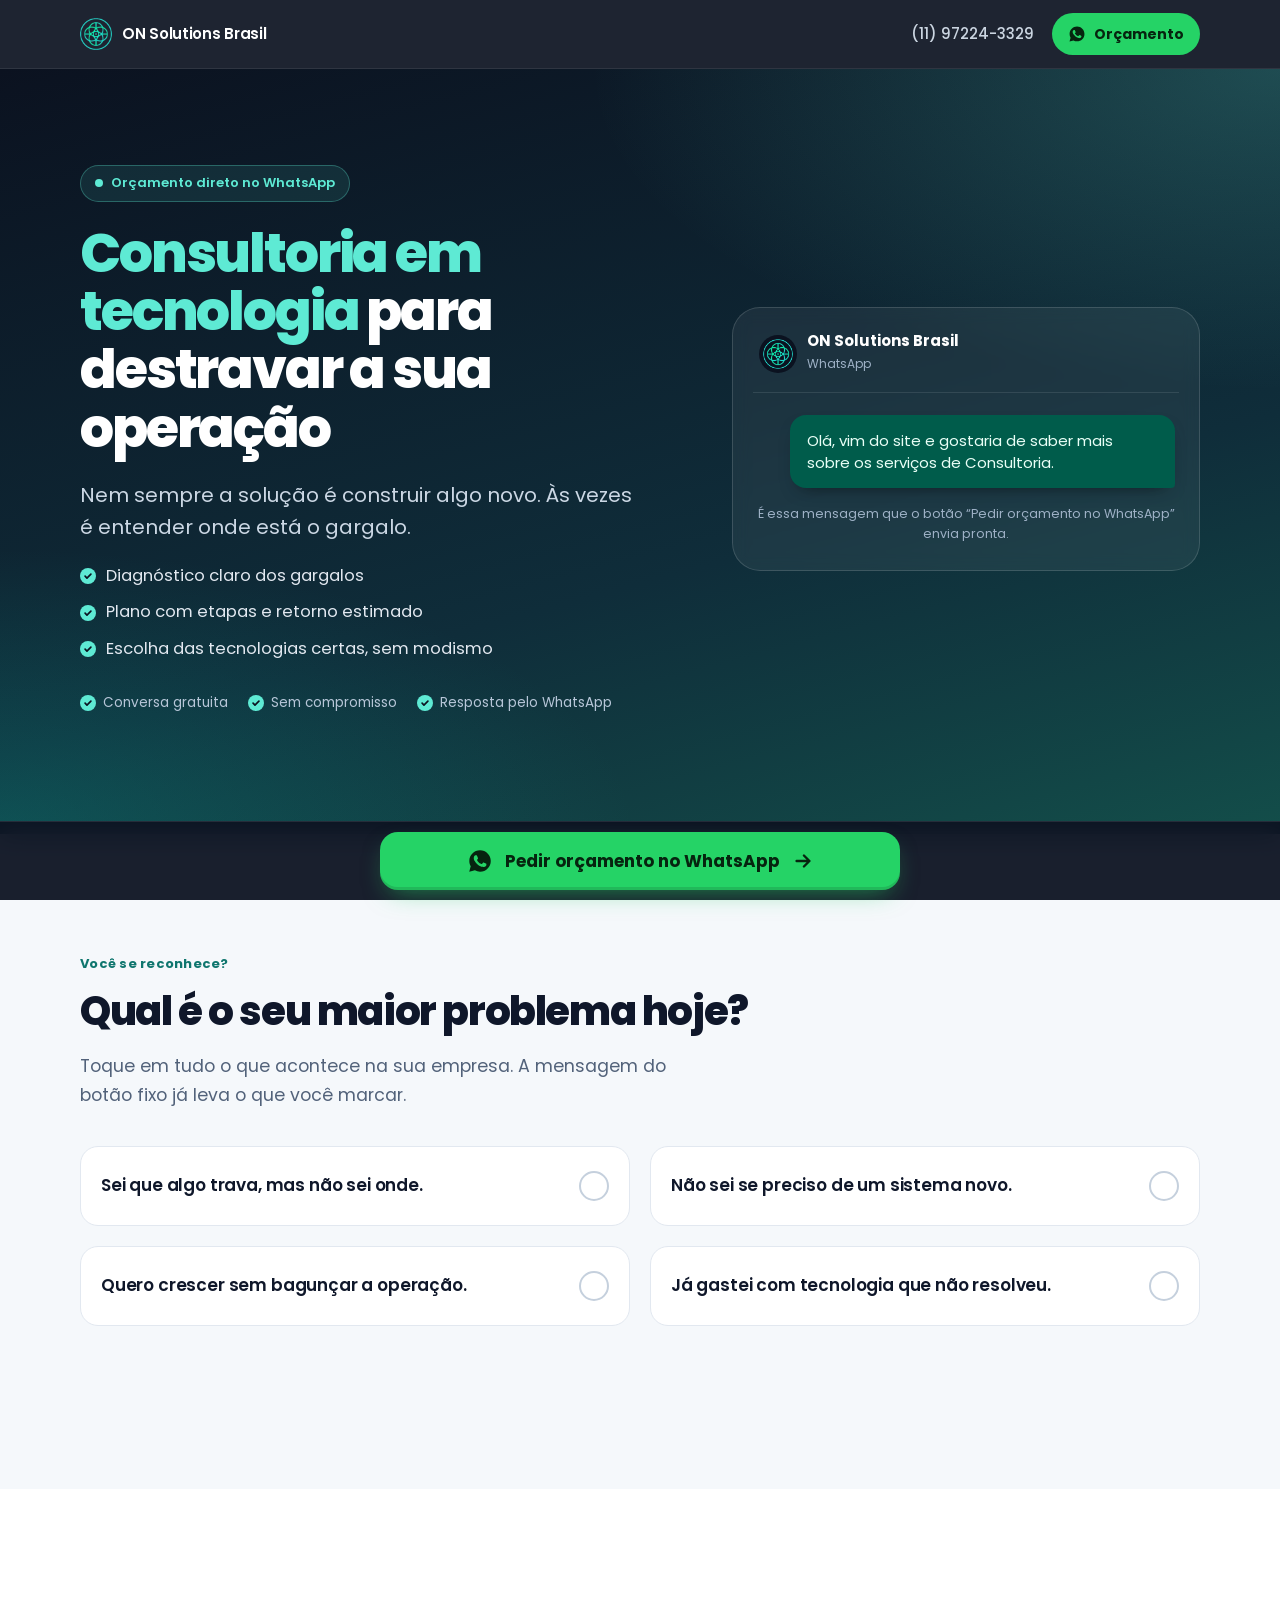
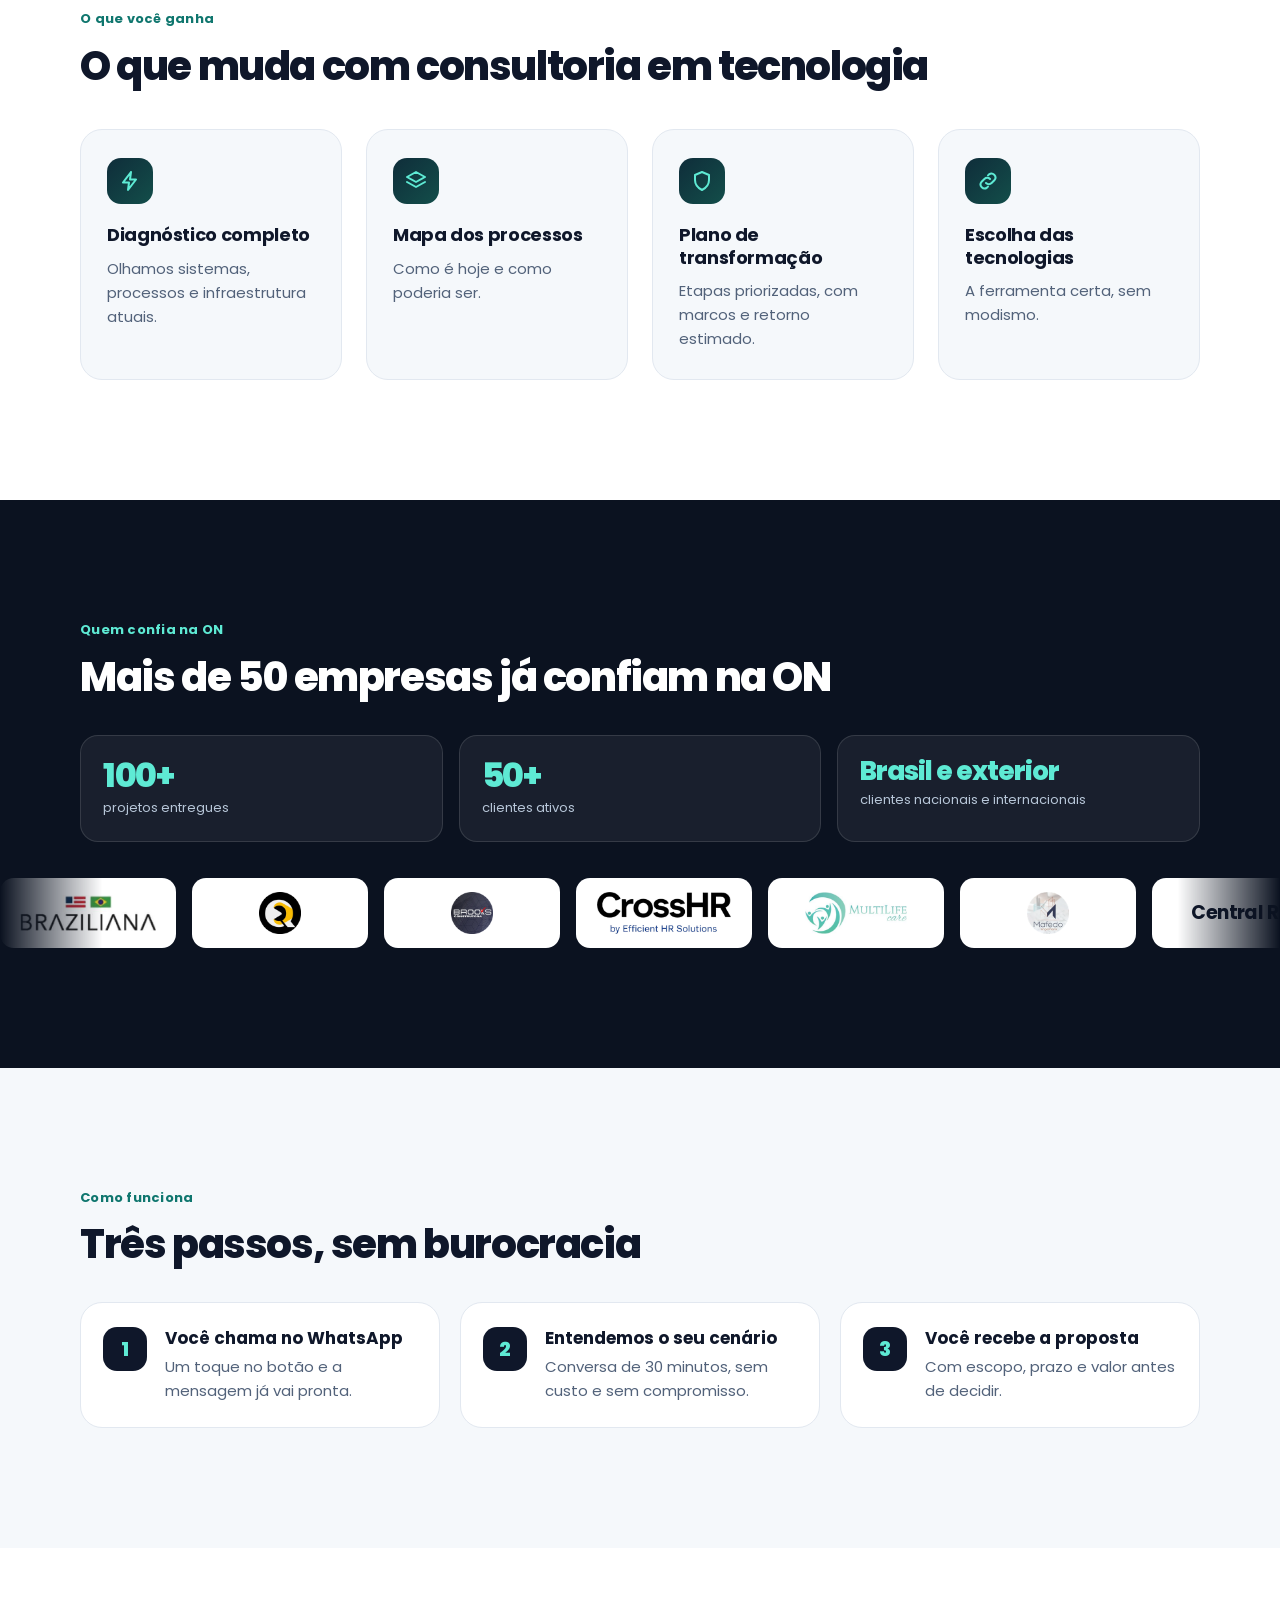
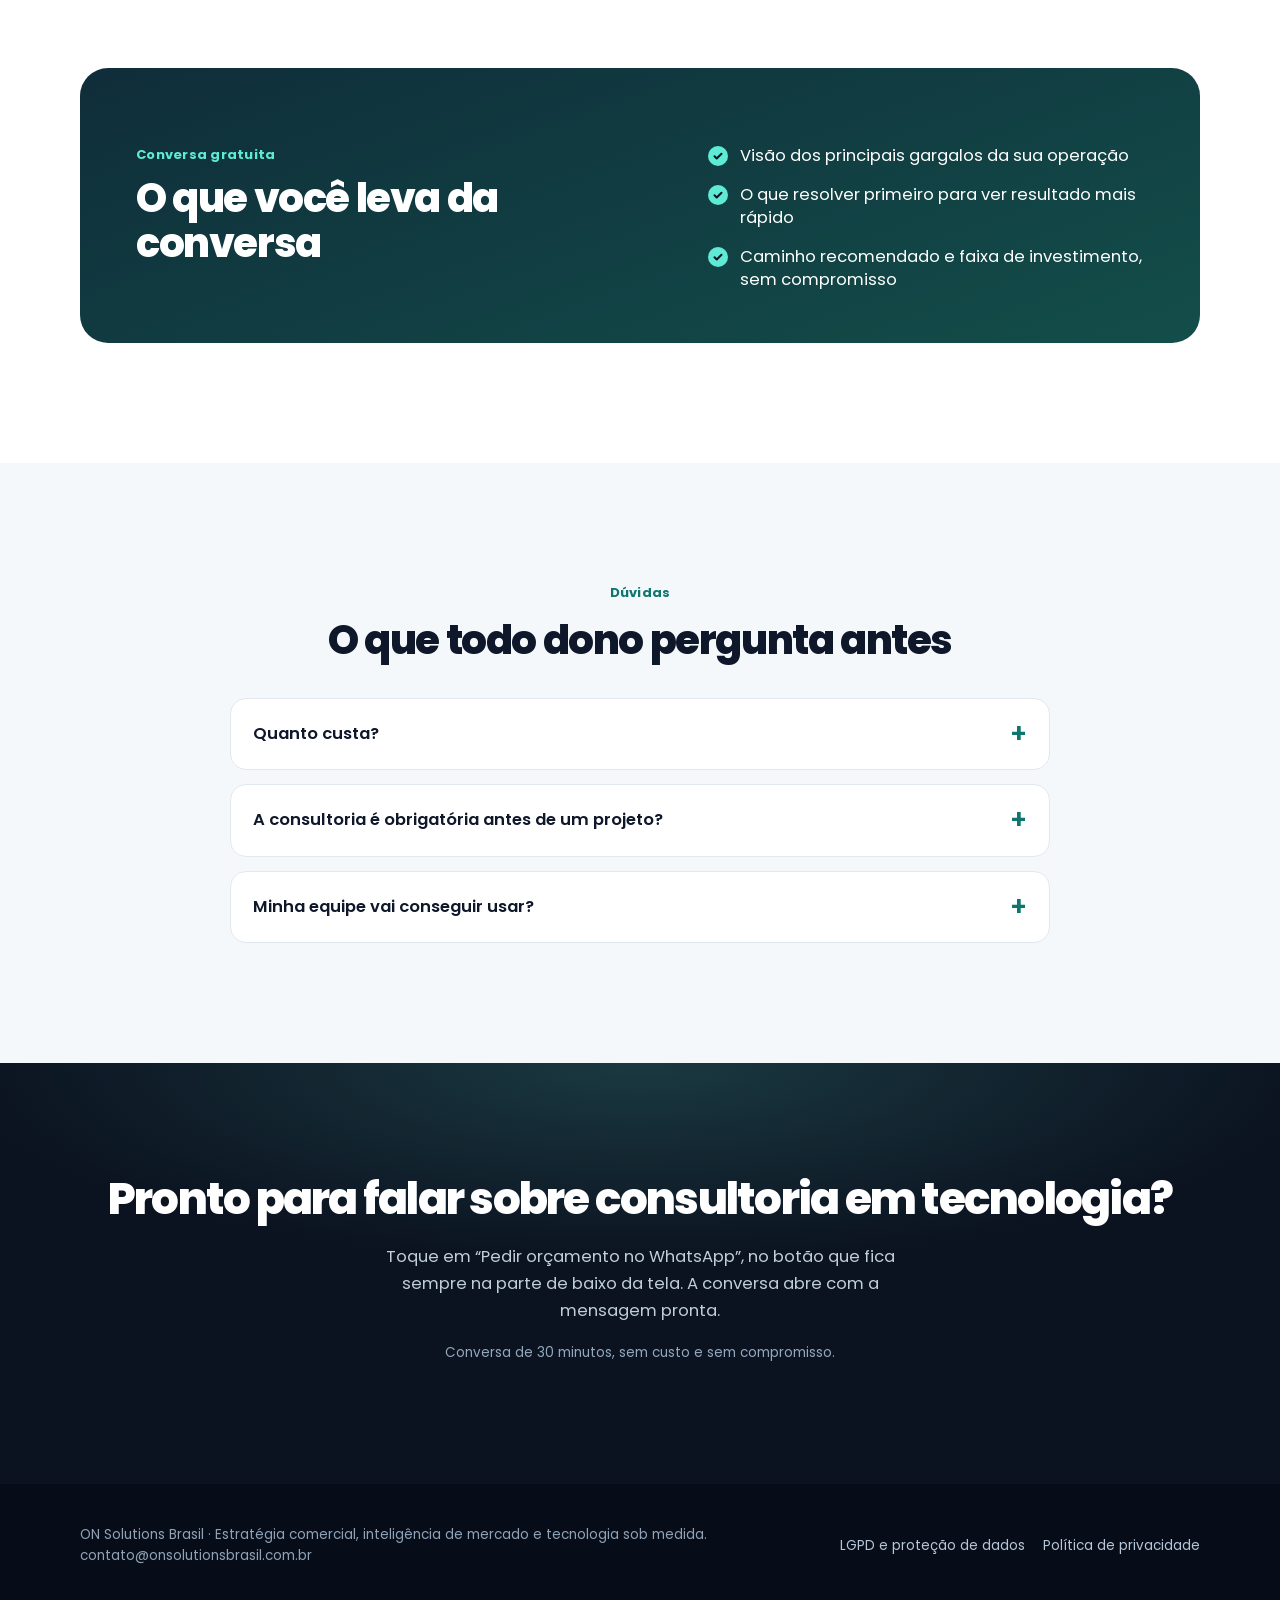
<file: index.html>
<!DOCTYPE html>
<html lang="pt-BR">
<head>
<meta charset="UTF-8">
<meta name="viewport" content="width=device-width, initial-scale=1, viewport-fit=cover">
<meta name="theme-color" content="#0B1220">
<title>Consultoria em Tecnologia | ON Solutions Brasil</title>
<meta name="description" content="Nem sempre a solução é construir algo novo. Às vezes é entender onde está o gargalo.">
<meta name="robots" content="noindex,follow">
<link rel="canonical" href="https://onsolutionsbrasil.com.br/lp/consultoria-em-tecnologia/">
<link rel="icon" type="image/png" href="assets/img/logo-on.png">
<link rel="preconnect" href="https://fonts.googleapis.com">
<link rel="preconnect" href="https://fonts.gstatic.com" crossorigin>
<link href="https://fonts.googleapis.com/css2?family=Poppins:wght@400;500;600;700;800&display=swap" rel="stylesheet">
<link rel="stylesheet" href="assets/css/style.css">
</head>
<body class="l2">
<header class="top"><div class="w top-in">
  <span class="brand"><img src="assets/img/logo-on.png" alt="" width="32" height="32"><span>ON Solutions<span class="br"> Brasil</span></span></span>
  <div class="top-r">
    <a class="top-phone" data-wa="Olá, vim do site e gostaria de saber mais sobre os serviços de Consultoria." data-pos="topo-telefone" data-wa-main href="#">(11) 97224-3329</a>
    <a class="top-btn" data-wa="Olá, vim do site e gostaria de saber mais sobre os serviços de Consultoria." data-pos="topo" data-wa-main href="#"><svg viewBox="0 0 24 24" aria-hidden="true"><path d="M12.04 2C6.58 2 2.13 6.45 2.13 11.91c0 1.75.46 3.45 1.32 4.95L2.05 22l5.25-1.38a9.9 9.9 0 0 0 4.74 1.21c5.46 0 9.91-4.45 9.91-9.91S17.5 2 12.04 2Zm5.8 14.1c-.25.69-1.45 1.32-2 1.37-.5.05-1.13.07-1.82-.11-.42-.13-.96-.31-1.65-.6-2.9-1.25-4.8-4.17-4.95-4.36-.14-.19-1.18-1.57-1.18-3s.75-2.13 1.02-2.42c.26-.29.57-.36.76-.36h.55c.18 0 .42-.07.65.5.25.58.83 2 .9 2.15.07.14.12.31.02.5-.09.19-.14.31-.28.48-.14.17-.3.37-.43.5-.14.14-.29.29-.12.58.17.29.74 1.22 1.59 1.97 1.09.97 2.01 1.27 2.3 1.41.29.14.46.12.63-.07.17-.19.72-.84.91-1.13.19-.29.38-.24.65-.14.26.1 1.67.79 1.96.93.29.14.48.22.55.34.07.12.07.7-.18 1.39Z"/></svg>Orçamento</a>
  </div>
</div></header>
<main class="view" data-kind="lp2" data-route="lp/consultoria-em-tecnologia" data-service="Consultoria" data-title="Consultoria em Tecnologia | ON Solutions Brasil">
<section class="hero">
  <div class="w hero-grid">
    <div>
      <span class="badge"><i></i>Orçamento direto no WhatsApp</span>
      <h1 class="h"><mark>Consultoria em tecnologia</mark> para destravar a sua operação</h1>
      <p class="sub">Nem sempre a solução é construir algo novo. Às vezes é entender onde está o gargalo.</p>
      <ul class="points"><li>Diagnóstico claro dos gargalos</li><li>Plano com etapas e retorno estimado</li><li>Escolha das tecnologias certas, sem modismo</li></ul>
      <div class="trust"><span>Conversa gratuita</span><span>Sem compromisso</span><span>Resposta pelo WhatsApp</span></div>
    </div>
    <div class="chat">
      <div class="chat-head"><img src="assets/img/logo-on.png" alt="" width="38" height="38"><div><b>ON Solutions Brasil</b><small>WhatsApp</small></div></div>
      <div class="chat-body">
        <div class="bubble" data-bubble>Olá, vim do site e gostaria de saber mais sobre os serviços de Consultoria.</div>
        <div class="chat-hint">É essa mensagem que o botão “Pedir orçamento no WhatsApp” envia pronta.</div>
      </div>
    </div>
  </div>
</section>
<section class="sec" id="dores">
  <div class="w">
    <div class="eyebrow">Você se reconhece?</div>
    <h2 class="t2">Qual é o seu maior problema hoje?</h2>
    <p class="lead2">Toque em tudo o que acontece na sua empresa. A mensagem do botão fixo já leva o que você marcar.</p>
    <div class="pains" role="group" aria-label="Seu maior desafio"><button type="button" class="pain" aria-pressed="false" data-q="Sei que algo trava, mas não sei onde."><span class="qt">Sei que algo trava, mas não sei onde.</span><span class="ck"><svg viewBox="0 0 24 24" aria-hidden="true"><path d="M5 12.5l4.5 4.5L19 7.5"/></svg></span></button><button type="button" class="pain" aria-pressed="false" data-q="Não sei se preciso de um sistema novo."><span class="qt">Não sei se preciso de um sistema novo.</span><span class="ck"><svg viewBox="0 0 24 24" aria-hidden="true"><path d="M5 12.5l4.5 4.5L19 7.5"/></svg></span></button><button type="button" class="pain" aria-pressed="false" data-q="Quero crescer sem bagunçar a operação."><span class="qt">Quero crescer sem bagunçar a operação.</span><span class="ck"><svg viewBox="0 0 24 24" aria-hidden="true"><path d="M5 12.5l4.5 4.5L19 7.5"/></svg></span></button><button type="button" class="pain" aria-pressed="false" data-q="Já gastei com tecnologia que não resolveu."><span class="qt">Já gastei com tecnologia que não resolveu.</span><span class="ck"><svg viewBox="0 0 24 24" aria-hidden="true"><path d="M5 12.5l4.5 4.5L19 7.5"/></svg></span></button></div>
    <p class="pains-hint" aria-live="polite" data-hint></p>
  </div>
</section>
<section class="sec sec-w" id="beneficios">
  <div class="w">
    <div class="eyebrow">O que você ganha</div>
    <h2 class="t2">O que muda com consultoria em tecnologia</h2>
    <div class="bens"><div class="ben"><div class="bi"><svg viewBox="0 0 24 24" aria-hidden="true"><path d="M13 3L5 13.5h6L10 21l8-10.5h-6z"/></svg></div><h3>Diagnóstico completo</h3><p>Olhamos sistemas, processos e infraestrutura atuais.</p></div><div class="ben"><div class="bi"><svg viewBox="0 0 24 24" aria-hidden="true"><path d="M12 3l9 5-9 5-9-5z"/><path d="M3 13l9 5 9-5"/></svg></div><h3>Mapa dos processos</h3><p>Como é hoje e como poderia ser.</p></div><div class="ben"><div class="bi"><svg viewBox="0 0 24 24" aria-hidden="true"><path d="M12 3l7 3v5c0 4.5-3 8-7 10-4-2-7-5.5-7-10V6z"/></svg></div><h3>Plano de transformação</h3><p>Etapas priorizadas, com marcos e retorno estimado.</p></div><div class="ben"><div class="bi"><svg viewBox="0 0 24 24" aria-hidden="true"><path d="M10 14a4 4 0 005.6 0l3-3a4 4 0 00-5.6-5.6l-1 1"/><path d="M14 10a4 4 0 00-5.6 0l-3 3a4 4 0 005.6 5.6l1-1"/></svg></div><h3>Escolha das tecnologias</h3><p>A ferramenta certa, sem modismo.</p></div></div>
  </div>
</section>
<section class="sec proof" id="clientes">
  <div class="w">
    <div class="eyebrow">Quem confia na ON</div>
    <h2 class="t2">Mais de 50 empresas já confiam na ON</h2>
    <div class="stats">
      <div class="stat"><b>100+</b><span>projetos entregues</span></div>
      <div class="stat"><b>50+</b><span>clientes ativos</span></div>
      <div class="stat wide"><b>Brasil e exterior</b><span>clientes nacionais e internacionais</span></div>
    </div>
  </div>
  <div class="marq marquee" data-marquee aria-label="Clientes da ON Solutions"><div class="track" data-track><div class="chip"><img src="assets/img/clientes/braziliana.png" alt="Logo Braziliana" decoding="async"></div><div class="chip"><img src="assets/img/clientes/quatri-automacao.png" alt="Logo Quatri Automação" decoding="async"></div><div class="chip"><img src="assets/img/clientes/brooks-construtora.png" alt="Logo Brooks Construtora" decoding="async"></div><div class="chip"><img src="assets/img/clientes/crosshr.png" alt="Logo CrossHR" decoding="async"></div><div class="chip"><img src="assets/img/clientes/multilife-care.png" alt="Logo MultiLife Care" decoding="async"></div><div class="chip"><img src="assets/img/clientes/mafedo-engenharia.png" alt="Logo Mafedo Engenharia" decoding="async"></div><div class="chip"><span class="wm">Central RZ</span></div></div></div>
</section>
<section class="sec" id="como-funciona">
  <div class="w">
    <div class="eyebrow">Como funciona</div>
    <h2 class="t2">Três passos, sem burocracia</h2>
    <div class="steps2"><div class="st"><div class="n">1</div><div><b>Você chama no WhatsApp</b><p>Um toque no botão e a mensagem já vai pronta.</p></div></div><div class="st"><div class="n">2</div><div><b>Entendemos o seu cenário</b><p>Conversa de 30 minutos, sem custo e sem compromisso.</p></div></div><div class="st"><div class="n">3</div><div><b>Você recebe a proposta</b><p>Com escopo, prazo e valor antes de decidir.</p></div></div></div>
  </div>
</section>
<section class="sec sec-w" id="oferta">
  <div class="w">
    <div class="offer">
      <div>
        <div class="eyebrow" style="color:var(--mint)">Conversa gratuita</div>
        <h2 class="t2">O que você leva da conversa</h2>
      </div>
      <ul>
        <li>Visão dos principais gargalos da sua operação</li>
        <li>O que resolver primeiro para ver resultado mais rápido</li>
        <li>Caminho recomendado e faixa de investimento, sem compromisso</li>
      </ul>
    </div>
  </div>
</section>
<section class="sec" id="duvidas">
  <div class="w">
    <div class="eyebrow">Dúvidas</div>
    <h2 class="t2">O que todo dono pergunta antes</h2>
    <div class="faq"><details><summary>Quanto custa?</summary><p>Depende do que a sua empresa precisa. Na conversa gratuita entendemos o seu cenário e você recebe uma proposta com escopo, prazo e valor antes de decidir.</p></details><details><summary>A consultoria é obrigatória antes de um projeto?</summary><p>Não. Mas quando o cenário não está claro, ela evita gastar com a solução errada.</p></details><details><summary>Minha equipe vai conseguir usar?</summary><p>A solução é desenhada em cima da rotina que sua equipe já tem, e não o contrário. Treinamos o time e acompanhamos o início de uso até todo mundo estar seguro.</p></details></div>
  </div>
</section>
<section class="final" id="conversa">
  <div class="w">
    <h2 class="h2 final-t">Pronto para falar sobre consultoria em tecnologia?</h2>
    <p class="lead3">Toque em “Pedir orçamento no WhatsApp”, no botão que fica sempre na parte de baixo da tela. A conversa abre com a mensagem pronta.</p>
    <p class="note">Conversa de 30 minutos, sem custo e sem compromisso.</p>
  </div>
</section>
</main>
<footer class="foot"><div class="w foot-in">
  <div>ON Solutions Brasil · Estratégia comercial, inteligência de mercado e tecnologia sob medida.<br>contato@onsolutionsbrasil.com.br</div>
  <div class="lk"><a href="lgpd.html">LGPD e proteção de dados</a><a href="politica-de-privacidade.html">Política de privacidade</a></div>
</div></footer>
<div class="sticky"><a class="cta" data-wa="Olá, vim do site e gostaria de saber mais sobre os serviços de Consultoria." data-pos="barra-fixa" data-wa-main href="#"><svg viewBox="0 0 24 24" aria-hidden="true"><path d="M12.04 2C6.58 2 2.13 6.45 2.13 11.91c0 1.75.46 3.45 1.32 4.95L2.05 22l5.25-1.38a9.9 9.9 0 0 0 4.74 1.21c5.46 0 9.91-4.45 9.91-9.91S17.5 2 12.04 2Zm5.8 14.1c-.25.69-1.45 1.32-2 1.37-.5.05-1.13.07-1.82-.11-.42-.13-.96-.31-1.65-.6-2.9-1.25-4.8-4.17-4.95-4.36-.14-.19-1.18-1.57-1.18-3s.75-2.13 1.02-2.42c.26-.29.57-.36.76-.36h.55c.18 0 .42-.07.65.5.25.58.83 2 .9 2.15.07.14.12.31.02.5-.09.19-.14.31-.28.48-.14.17-.3.37-.43.5-.14.14-.29.29-.12.58.17.29.74 1.22 1.59 1.97 1.09.97 2.01 1.27 2.3 1.41.29.14.46.12.63-.07.17-.19.72-.84.91-1.13.19-.29.38-.24.65-.14.26.1 1.67.79 1.96.93.29.14.48.22.55.34.07.12.07.7-.18 1.39Z"/></svg><span>Pedir orçamento no WhatsApp</span><svg class="arr" viewBox="0 0 24 24" aria-hidden="true"><path d="M5 12h14M13 6l6 6-6 6"/></svg></a></div>
<script src="assets/js/main.js"></script>
</body>
</html>
</file>
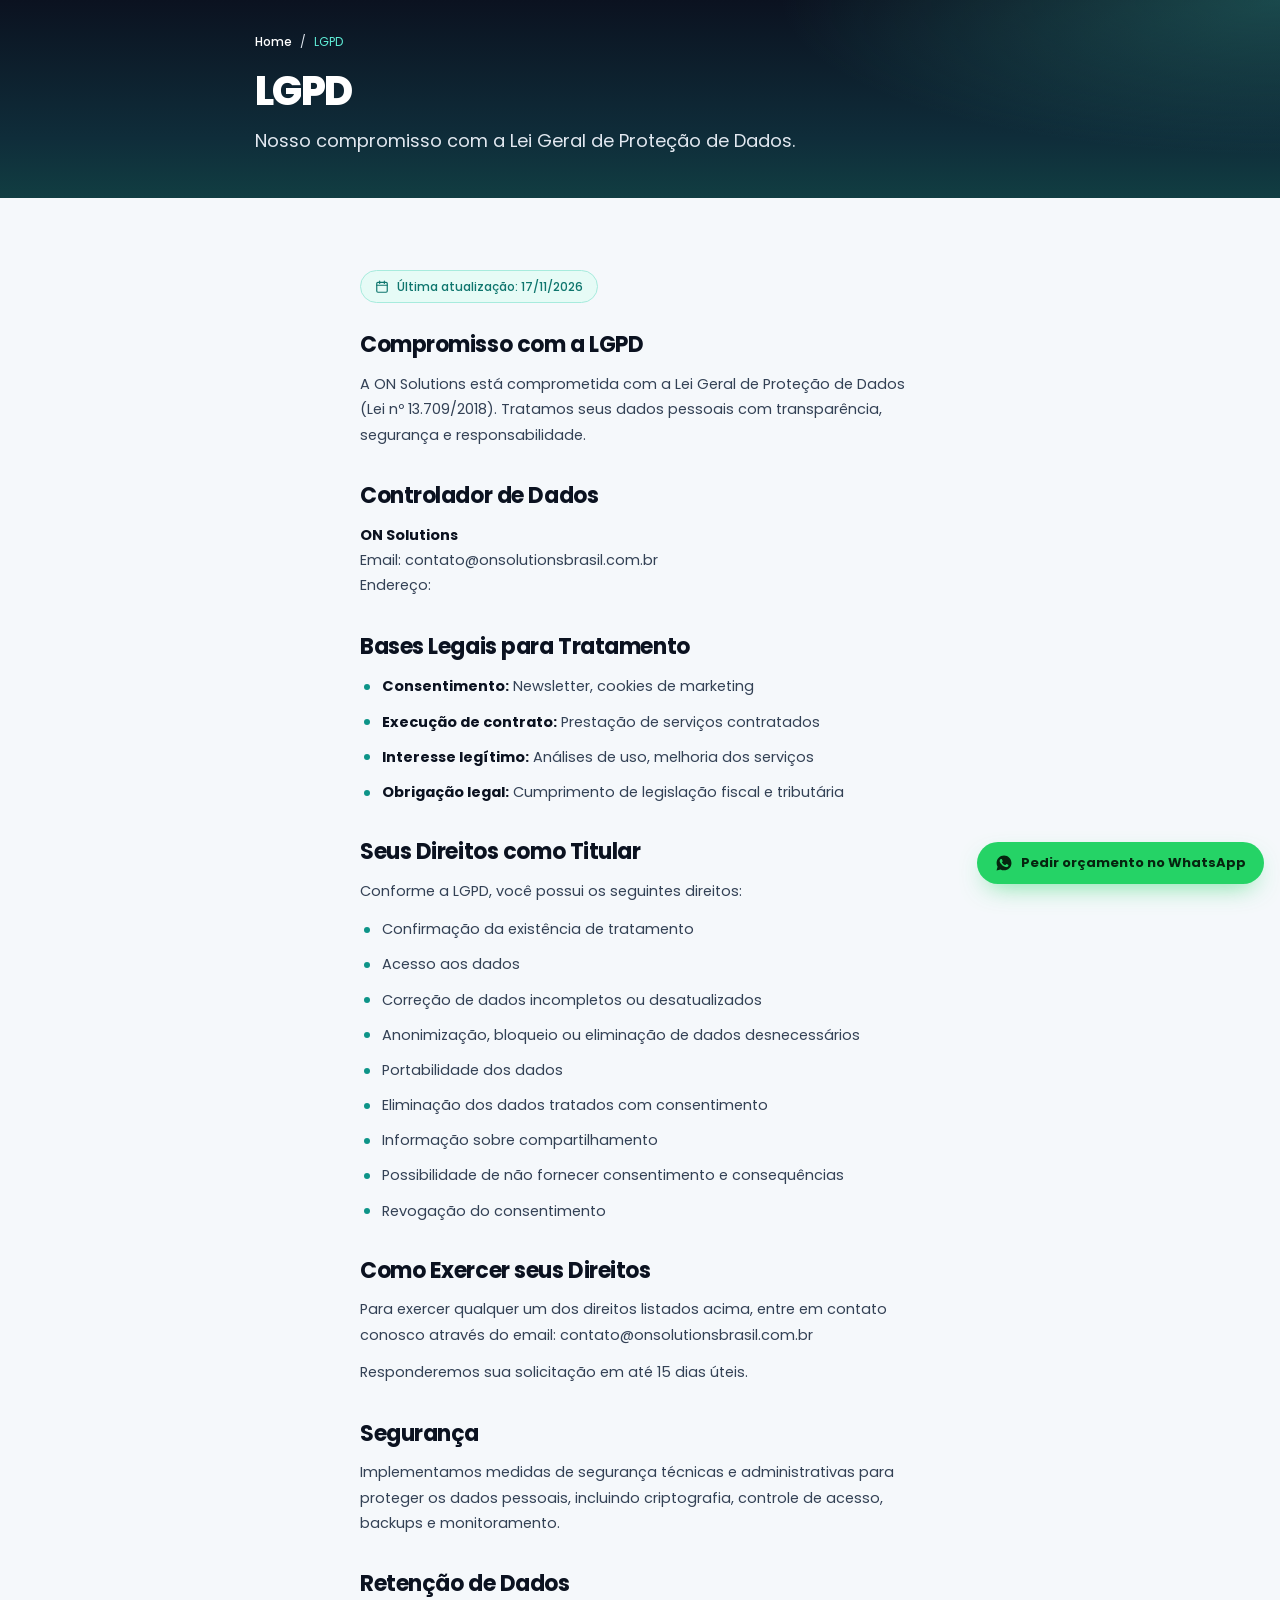
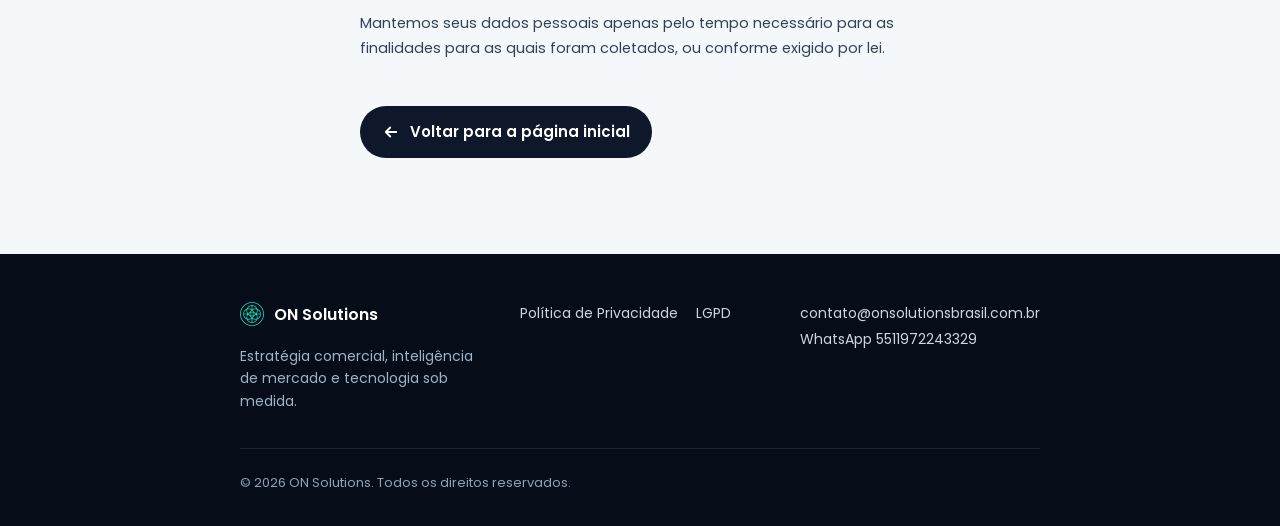
<file: lgpd.html>
<!DOCTYPE html>
<html lang="pt-BR">
<head>
<meta charset="UTF-8">
<meta name="viewport" content="width=device-width, initial-scale=1, viewport-fit=cover">
<meta name="theme-color" content="#0B1220">
<title>LGPD e proteção de dados | ON Solutions Brasil</title>
<meta name="description" content="Compromisso da ON Solutions com a Lei Geral de Proteção de Dados.">
<meta name="robots" content="noindex,follow">
<link rel="icon" type="image/png" href="assets/img/logo-on.png">
<link rel="preconnect" href="https://fonts.googleapis.com">
<link rel="preconnect" href="https://fonts.gstatic.com" crossorigin>
<link href="https://fonts.googleapis.com/css2?family=Poppins:wght@400;500;600;700;800&display=swap" rel="stylesheet">
<link rel="stylesheet" href="assets/css/style.css?v=5">
</head>
<body class="legal-page">
<main>
<section class="legal-hero"><div class="w legal-hero-in">
  <nav class="crumb" aria-label="Navegação"><a href="index.html">Home</a><span aria-hidden="true">/</span><span aria-current="page">LGPD</span></nav>
  <h1 class="h">LGPD</h1>
  <p class="sub">Nosso compromisso com a Lei Geral de Proteção de Dados.</p>
</div></section>
<div class="legal"><div class="w legal-in">
  <span class="upd"><svg width="14" height="14" viewBox="0 0 24 24" aria-hidden="true"><rect x="3" y="4" width="18" height="17" rx="2"/><path d="M3 9h18M8 2v4M16 2v4"/></svg>Última atualização: 17/11/2026</span>
  <section><h2>Compromisso com a LGPD</h2>
    <p>A ON Solutions está comprometida com a Lei Geral de Proteção de Dados (Lei nº 13.709/2018). Tratamos seus dados pessoais com transparência, segurança e responsabilidade.</p></section>
  <section><h2>Controlador de Dados</h2>
    <p><strong>ON Solutions</strong><br>Email: <a href="mailto:contato@onsolutionsbrasil.com.br">contato@onsolutionsbrasil.com.br</a><br>Endereço:</p></section>
  <section><h2>Bases Legais para Tratamento</h2>
    <ul>
      <li><strong>Consentimento:</strong> Newsletter, cookies de marketing</li>
      <li><strong>Execução de contrato:</strong> Prestação de serviços contratados</li>
      <li><strong>Interesse legítimo:</strong> Análises de uso, melhoria dos serviços</li>
      <li><strong>Obrigação legal:</strong> Cumprimento de legislação fiscal e tributária</li>
    </ul></section>
  <section><h2>Seus Direitos como Titular</h2>
    <p>Conforme a LGPD, você possui os seguintes direitos:</p>
    <ul>
      <li>Confirmação da existência de tratamento</li>
      <li>Acesso aos dados</li>
      <li>Correção de dados incompletos ou desatualizados</li>
      <li>Anonimização, bloqueio ou eliminação de dados desnecessários</li>
      <li>Portabilidade dos dados</li>
      <li>Eliminação dos dados tratados com consentimento</li>
      <li>Informação sobre compartilhamento</li>
      <li>Possibilidade de não fornecer consentimento e consequências</li>
      <li>Revogação do consentimento</li>
    </ul></section>
  <section><h2>Como Exercer seus Direitos</h2>
    <p>Para exercer qualquer um dos direitos listados acima, entre em contato conosco através do email: <a href="mailto:contato@onsolutionsbrasil.com.br">contato@onsolutionsbrasil.com.br</a></p>
    <p>Responderemos sua solicitação em até 15 dias úteis.</p></section>
  <section><h2>Segurança</h2>
    <p>Implementamos medidas de segurança técnicas e administrativas para proteger os dados pessoais, incluindo criptografia, controle de acesso, backups e monitoramento.</p></section>
  <section><h2>Retenção de Dados</h2>
    <p>Mantemos seus dados pessoais apenas pelo tempo necessário para as finalidades para as quais foram coletados, ou conforme exigido por lei.</p></section>
  <a class="back-btn" href="index.html"><svg width="18" height="18" viewBox="0 0 24 24" aria-hidden="true"><path d="M19 12H5M11 6l-6 6 6 6"/></svg>Voltar para a página inicial</a>
</div></div>
</main>
<footer class="site-foot"><div class="w"><div class="sf-top"><div class="sf-about"><a class="sf-brand" href="index.html"><img src="assets/img/logo-on.png" alt="" width="24" height="24">ON Solutions</a><p>Estratégia comercial, inteligência de mercado e tecnologia sob medida.</p></div><nav class="sf-links" aria-label="Rodapé"><a href="politica-de-privacidade.html">Política de Privacidade</a><a href="lgpd.html">LGPD</a></nav><div class="sf-contact"><a href="mailto:contato@onsolutionsbrasil.com.br">contato@onsolutionsbrasil.com.br</a><a data-wa="Olá, vim do site e gostaria de saber mais sobre os serviços da ON Solutions." data-pos="rodape" href="#">WhatsApp 5511972243329</a></div></div><p class="sf-copy">© 2026 ON Solutions. Todos os direitos reservados.</p></div></footer>
<a class="wa-float" data-wa="Olá, vim do site e gostaria de saber mais sobre os serviços da ON Solutions." data-pos="flutuante" href="#"><svg width="18" height="18" viewBox="0 0 24 24" aria-hidden="true"><path d="M12.04 2C6.58 2 2.13 6.45 2.13 11.91c0 1.75.46 3.45 1.32 4.95L2.05 22l5.25-1.38a9.9 9.9 0 0 0 4.74 1.21c5.46 0 9.91-4.45 9.91-9.91S17.5 2 12.04 2Zm5.8 14.1c-.25.69-1.45 1.32-2 1.37-.5.05-1.13.07-1.82-.11-.42-.13-.96-.31-1.65-.6-2.9-1.25-4.8-4.17-4.95-4.36-.14-.19-1.18-1.57-1.18-3s.75-2.13 1.02-2.42c.26-.29.57-.36.76-.36h.55c.18 0 .42-.07.65.5.25.58.83 2 .9 2.15.07.14.12.31.02.5-.09.19-.14.31-.28.48-.14.17-.3.37-.43.5-.14.14-.29.29-.12.58.17.29.74 1.22 1.59 1.97 1.09.97 2.01 1.27 2.3 1.41.29.14.46.12.63-.07.17-.19.72-.84.91-1.13.19-.29.38-.24.65-.14.26.1 1.67.79 1.96.93.29.14.48.22.55.34.07.12.07.7-.18 1.39Z"/></svg>Pedir orçamento no WhatsApp</a>
<script src="assets/js/main.js"></script>
</body>
</html>
</file>
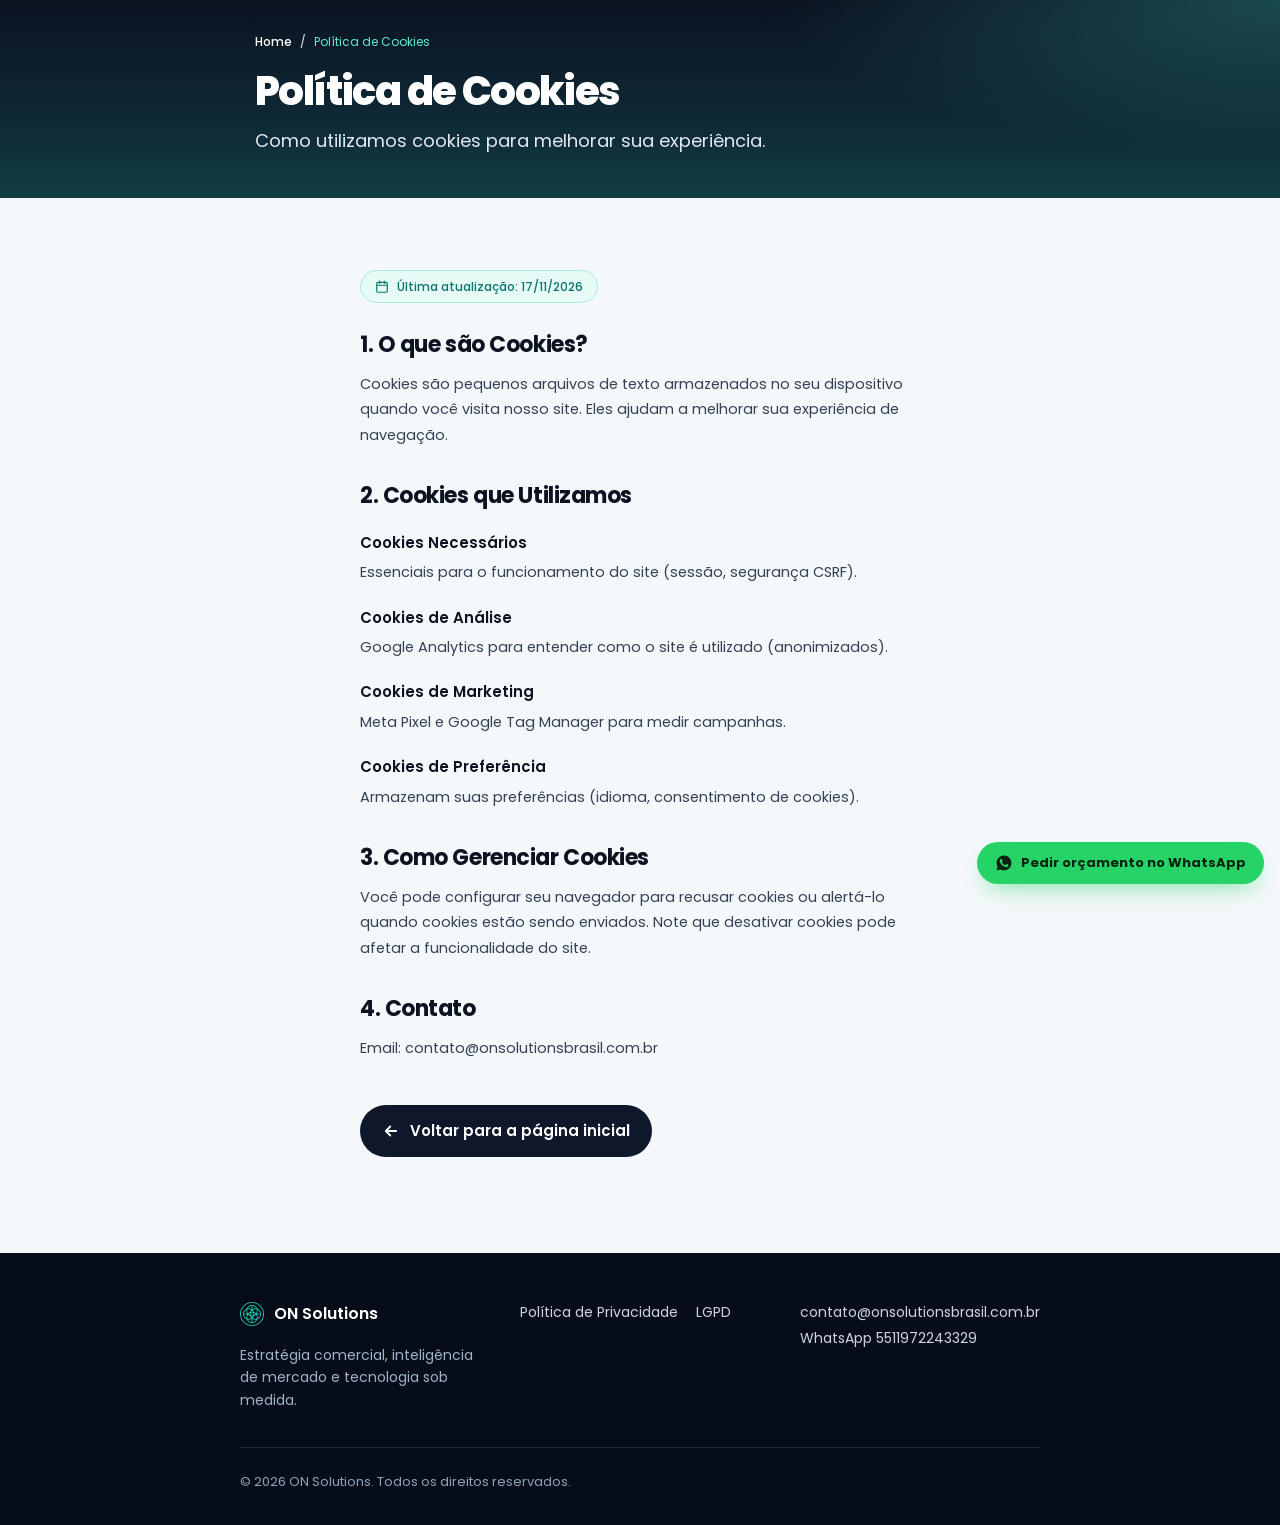
<file: politica-de-cookies.html>
<!DOCTYPE html>
<html lang="pt-BR">
<head>
<meta charset="UTF-8">
<meta name="viewport" content="width=device-width, initial-scale=1, viewport-fit=cover">
<meta name="theme-color" content="#0B1220">
<title>Política de Cookies | ON Solutions Brasil</title>
<meta name="description" content="Política de Cookies da ON Solutions Brasil.">
<meta name="robots" content="noindex,follow">
<link rel="icon" type="image/png" href="assets/img/logo-on.png">
<link rel="preconnect" href="https://fonts.googleapis.com">
<link rel="preconnect" href="https://fonts.gstatic.com" crossorigin>
<link href="https://fonts.googleapis.com/css2?family=Poppins:wght@400;500;600;700;800&display=swap" rel="stylesheet">
<link rel="stylesheet" href="assets/css/style.css?v=5">
</head>
<body class="legal-page">
<main>
<section class="legal-hero"><div class="w legal-hero-in">
  <nav class="crumb" aria-label="Navegação"><a href="index.html">Home</a><span aria-hidden="true">/</span><span aria-current="page">Política de Cookies</span></nav>
  <h1 class="h">Política de Cookies</h1>
  <p class="sub">Como utilizamos cookies para melhorar sua experiência.</p>
</div></section>
<div class="legal"><div class="w legal-in">
  <span class="upd"><svg width="14" height="14" viewBox="0 0 24 24" aria-hidden="true"><rect x="3" y="4" width="18" height="17" rx="2"/><path d="M3 9h18M8 2v4M16 2v4"/></svg>Última atualização: 17/11/2026</span>
  <section><h2>1. O que são Cookies?</h2>
    <p>Cookies são pequenos arquivos de texto armazenados no seu dispositivo quando você visita nosso site. Eles ajudam a melhorar sua experiência de navegação.</p></section>
  <section><h2>2. Cookies que Utilizamos</h2>
    <h3>Cookies Necessários</h3>
    <p>Essenciais para o funcionamento do site (sessão, segurança CSRF).</p>
    <h3>Cookies de Análise</h3>
    <p>Google Analytics para entender como o site é utilizado (anonimizados).</p>
    <h3>Cookies de Marketing</h3>
    <p>Meta Pixel e Google Tag Manager para medir campanhas.</p>
    <h3>Cookies de Preferência</h3>
    <p>Armazenam suas preferências (idioma, consentimento de cookies).</p></section>
  <section><h2>3. Como Gerenciar Cookies</h2>
    <p>Você pode configurar seu navegador para recusar cookies ou alertá-lo quando cookies estão sendo enviados. Note que desativar cookies pode afetar a funcionalidade do site.</p></section>
  <section><h2>4. Contato</h2>
    <p>Email: <a href="mailto:contato@onsolutionsbrasil.com.br">contato@onsolutionsbrasil.com.br</a></p></section>
  <a class="back-btn" href="index.html"><svg width="18" height="18" viewBox="0 0 24 24" aria-hidden="true"><path d="M19 12H5M11 6l-6 6 6 6"/></svg>Voltar para a página inicial</a>
</div></div>
</main>
<footer class="site-foot"><div class="w"><div class="sf-top"><div class="sf-about"><a class="sf-brand" href="index.html"><img src="assets/img/logo-on.png" alt="" width="24" height="24">ON Solutions</a><p>Estratégia comercial, inteligência de mercado e tecnologia sob medida.</p></div><nav class="sf-links" aria-label="Rodapé"><a href="politica-de-privacidade.html">Política de Privacidade</a><a href="lgpd.html">LGPD</a></nav><div class="sf-contact"><a href="mailto:contato@onsolutionsbrasil.com.br">contato@onsolutionsbrasil.com.br</a><a data-wa="Olá, vim do site e gostaria de saber mais sobre os serviços da ON Solutions." data-pos="rodape" href="#">WhatsApp 5511972243329</a></div></div><p class="sf-copy">© 2026 ON Solutions. Todos os direitos reservados.</p></div></footer>
<a class="wa-float" data-wa="Olá, vim do site e gostaria de saber mais sobre os serviços da ON Solutions." data-pos="flutuante" href="#"><svg width="18" height="18" viewBox="0 0 24 24" aria-hidden="true"><path d="M12.04 2C6.58 2 2.13 6.45 2.13 11.91c0 1.75.46 3.45 1.32 4.95L2.05 22l5.25-1.38a9.9 9.9 0 0 0 4.74 1.21c5.46 0 9.91-4.45 9.91-9.91S17.5 2 12.04 2Zm5.8 14.1c-.25.69-1.45 1.32-2 1.37-.5.05-1.13.07-1.82-.11-.42-.13-.96-.31-1.65-.6-2.9-1.25-4.8-4.17-4.95-4.36-.14-.19-1.18-1.57-1.18-3s.75-2.13 1.02-2.42c.26-.29.57-.36.76-.36h.55c.18 0 .42-.07.65.5.25.58.83 2 .9 2.15.07.14.12.31.02.5-.09.19-.14.31-.28.48-.14.17-.3.37-.43.5-.14.14-.29.29-.12.58.17.29.74 1.22 1.59 1.97 1.09.97 2.01 1.27 2.3 1.41.29.14.46.12.63-.07.17-.19.72-.84.91-1.13.19-.29.38-.24.65-.14.26.1 1.67.79 1.96.93.29.14.48.22.55.34.07.12.07.7-.18 1.39Z"/></svg>Pedir orçamento no WhatsApp</a>
<script src="assets/js/main.js"></script>
</body>
</html>
</file>
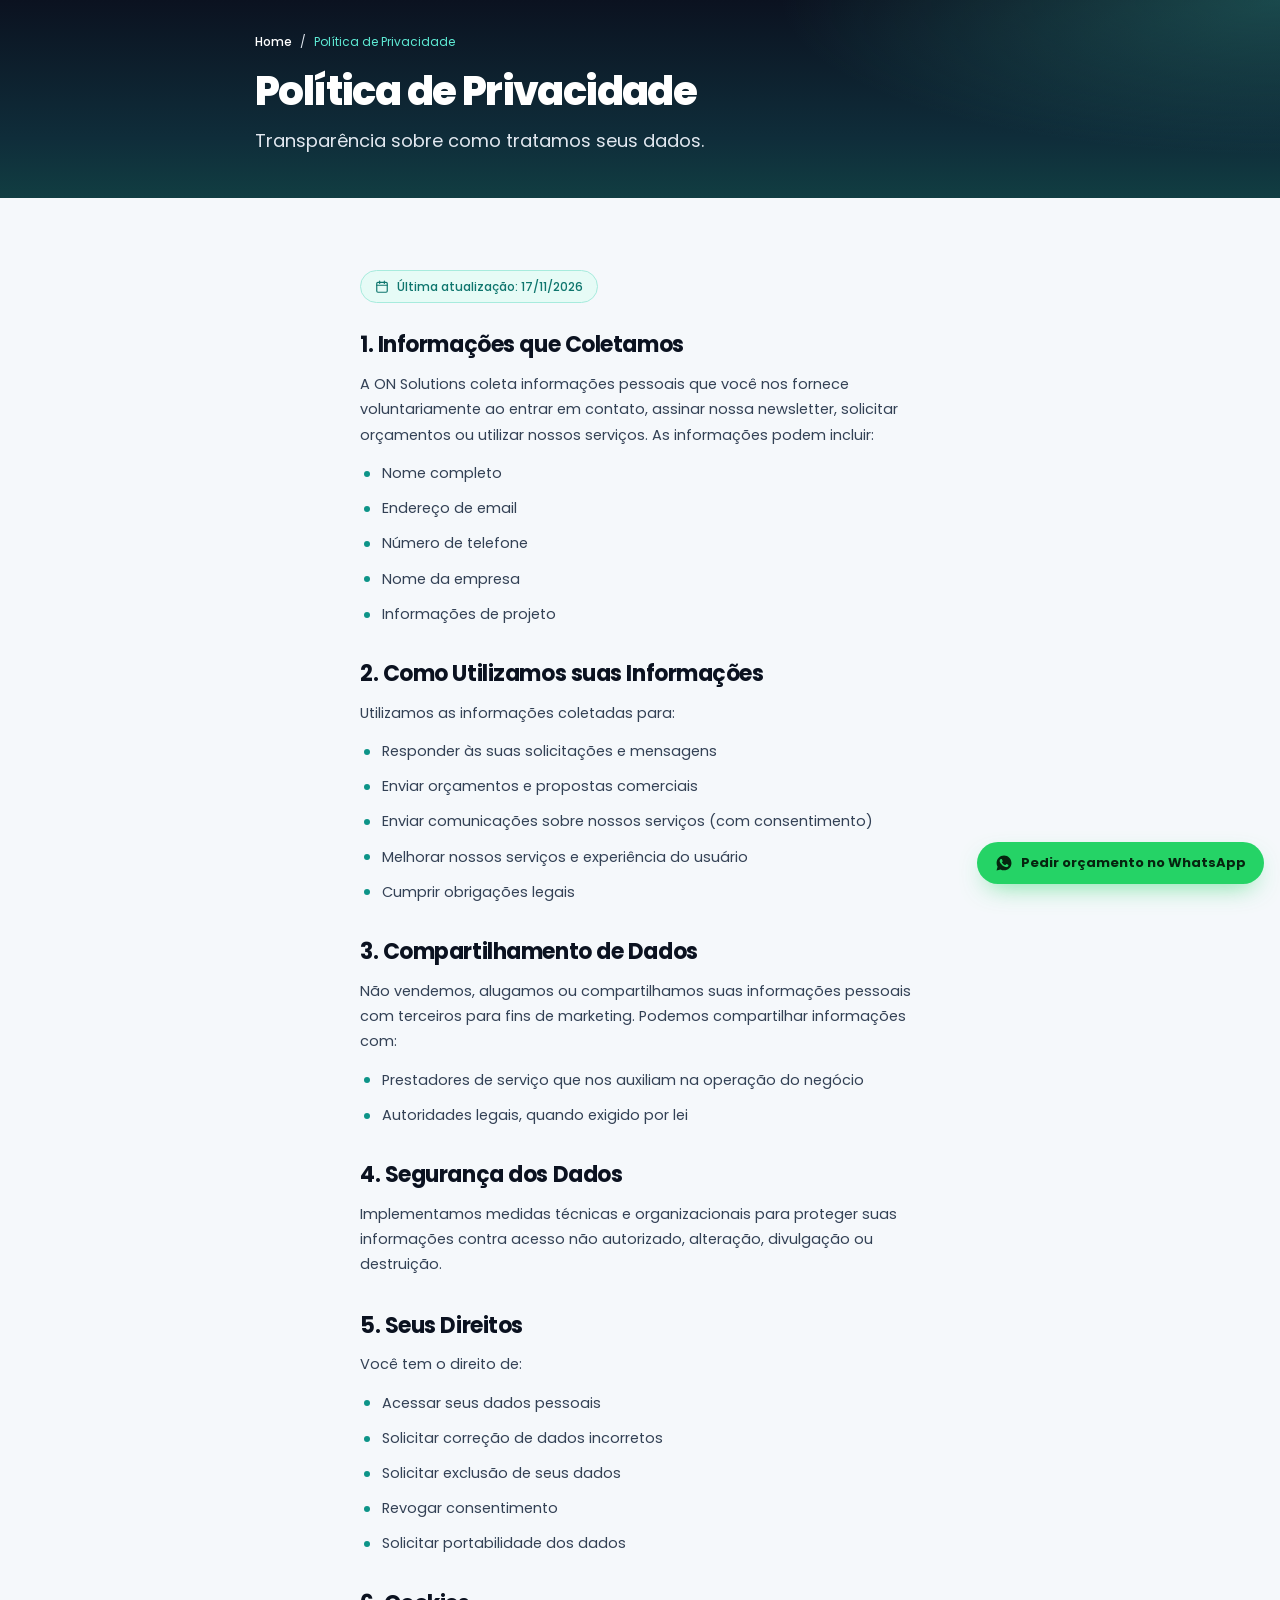
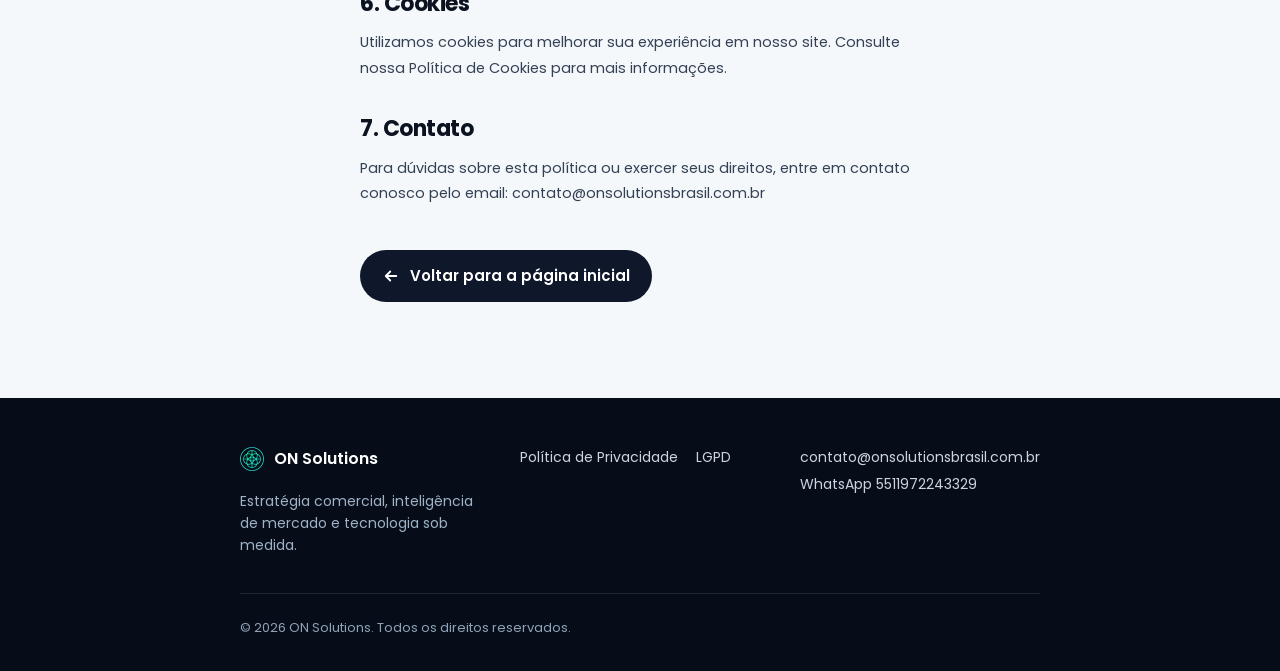
<file: politica-de-privacidade.html>
<!DOCTYPE html>
<html lang="pt-BR">
<head>
<meta charset="UTF-8">
<meta name="viewport" content="width=device-width, initial-scale=1, viewport-fit=cover">
<meta name="theme-color" content="#0B1220">
<title>Política de Privacidade | ON Solutions Brasil</title>
<meta name="description" content="Política de Privacidade da ON Solutions Brasil.">
<meta name="robots" content="noindex,follow">
<link rel="icon" type="image/png" href="assets/img/logo-on.png">
<link rel="preconnect" href="https://fonts.googleapis.com">
<link rel="preconnect" href="https://fonts.gstatic.com" crossorigin>
<link href="https://fonts.googleapis.com/css2?family=Poppins:wght@400;500;600;700;800&display=swap" rel="stylesheet">
<link rel="stylesheet" href="assets/css/style.css?v=5">
</head>
<body class="legal-page">
<main>
<section class="legal-hero"><div class="w legal-hero-in">
  <nav class="crumb" aria-label="Navegação"><a href="index.html">Home</a><span aria-hidden="true">/</span><span aria-current="page">Política de Privacidade</span></nav>
  <h1 class="h">Política de Privacidade</h1>
  <p class="sub">Transparência sobre como tratamos seus dados.</p>
</div></section>
<div class="legal"><div class="w legal-in">
  <span class="upd"><svg width="14" height="14" viewBox="0 0 24 24" aria-hidden="true"><rect x="3" y="4" width="18" height="17" rx="2"/><path d="M3 9h18M8 2v4M16 2v4"/></svg>Última atualização: 17/11/2026</span>
  <section><h2>1. Informações que Coletamos</h2>
    <p>A ON Solutions coleta informações pessoais que você nos fornece voluntariamente ao entrar em contato, assinar nossa newsletter, solicitar orçamentos ou utilizar nossos serviços. As informações podem incluir:</p>
    <ul><li>Nome completo</li><li>Endereço de email</li><li>Número de telefone</li><li>Nome da empresa</li><li>Informações de projeto</li></ul></section>
  <section><h2>2. Como Utilizamos suas Informações</h2>
    <p>Utilizamos as informações coletadas para:</p>
    <ul><li>Responder às suas solicitações e mensagens</li><li>Enviar orçamentos e propostas comerciais</li><li>Enviar comunicações sobre nossos serviços (com consentimento)</li><li>Melhorar nossos serviços e experiência do usuário</li><li>Cumprir obrigações legais</li></ul></section>
  <section><h2>3. Compartilhamento de Dados</h2>
    <p>Não vendemos, alugamos ou compartilhamos suas informações pessoais com terceiros para fins de marketing. Podemos compartilhar informações com:</p>
    <ul><li>Prestadores de serviço que nos auxiliam na operação do negócio</li><li>Autoridades legais, quando exigido por lei</li></ul></section>
  <section><h2>4. Segurança dos Dados</h2>
    <p>Implementamos medidas técnicas e organizacionais para proteger suas informações contra acesso não autorizado, alteração, divulgação ou destruição.</p></section>
  <section><h2>5. Seus Direitos</h2>
    <p>Você tem o direito de:</p>
    <ul><li>Acessar seus dados pessoais</li><li>Solicitar correção de dados incorretos</li><li>Solicitar exclusão de seus dados</li><li>Revogar consentimento</li><li>Solicitar portabilidade dos dados</li></ul></section>
  <section><h2>6. Cookies</h2>
    <p>Utilizamos cookies para melhorar sua experiência em nosso site. Consulte nossa <a href="politica-de-cookies.html">Política de Cookies</a> para mais informações.</p></section>
  <section><h2>7. Contato</h2>
    <p>Para dúvidas sobre esta política ou exercer seus direitos, entre em contato conosco pelo email: <a href="mailto:contato@onsolutionsbrasil.com.br">contato@onsolutionsbrasil.com.br</a></p></section>
  <a class="back-btn" href="index.html"><svg width="18" height="18" viewBox="0 0 24 24" aria-hidden="true"><path d="M19 12H5M11 6l-6 6 6 6"/></svg>Voltar para a página inicial</a>
</div></div>
</main>
<footer class="site-foot"><div class="w"><div class="sf-top"><div class="sf-about"><a class="sf-brand" href="index.html"><img src="assets/img/logo-on.png" alt="" width="24" height="24">ON Solutions</a><p>Estratégia comercial, inteligência de mercado e tecnologia sob medida.</p></div><nav class="sf-links" aria-label="Rodapé"><a href="politica-de-privacidade.html">Política de Privacidade</a><a href="lgpd.html">LGPD</a></nav><div class="sf-contact"><a href="mailto:contato@onsolutionsbrasil.com.br">contato@onsolutionsbrasil.com.br</a><a data-wa="Olá, vim do site e gostaria de saber mais sobre os serviços da ON Solutions." data-pos="rodape" href="#">WhatsApp 5511972243329</a></div></div><p class="sf-copy">© 2026 ON Solutions. Todos os direitos reservados.</p></div></footer>
<a class="wa-float" data-wa="Olá, vim do site e gostaria de saber mais sobre os serviços da ON Solutions." data-pos="flutuante" href="#"><svg width="18" height="18" viewBox="0 0 24 24" aria-hidden="true"><path d="M12.04 2C6.58 2 2.13 6.45 2.13 11.91c0 1.75.46 3.45 1.32 4.95L2.05 22l5.25-1.38a9.9 9.9 0 0 0 4.74 1.21c5.46 0 9.91-4.45 9.91-9.91S17.5 2 12.04 2Zm5.8 14.1c-.25.69-1.45 1.32-2 1.37-.5.05-1.13.07-1.82-.11-.42-.13-.96-.31-1.65-.6-2.9-1.25-4.8-4.17-4.95-4.36-.14-.19-1.18-1.57-1.18-3s.75-2.13 1.02-2.42c.26-.29.57-.36.76-.36h.55c.18 0 .42-.07.65.5.25.58.83 2 .9 2.15.07.14.12.31.02.5-.09.19-.14.31-.28.48-.14.17-.3.37-.43.5-.14.14-.29.29-.12.58.17.29.74 1.22 1.59 1.97 1.09.97 2.01 1.27 2.3 1.41.29.14.46.12.63-.07.17-.19.72-.84.91-1.13.19-.29.38-.24.65-.14.26.1 1.67.79 1.96.93.29.14.48.22.55.34.07.12.07.7-.18 1.39Z"/></svg>Pedir orçamento no WhatsApp</a>
<script src="assets/js/main.js"></script>
</body>
</html>
</file>
<file: assets/css/style.css>
:root{--ink:#0B1220;--navy:#0F172A;--bg:#F5F8FB;--line:#E2E8F0;--text:#0F172A;--soft:#52627A;--mint:#5EEAD4;--teal:#0D9488;--tealD:#0F766E;--wa:#25D366;--waD:#1EBE5B;--font:"Poppins","Segoe UI",system-ui,-apple-system,sans-serif}
*,*::before,*::after{box-sizing:border-box}
html{scroll-behavior:smooth;-webkit-text-size-adjust:100%}
body{margin:0;font-family:var(--font);color:var(--text);background:var(--bg);line-height:1.55;font-size:16px;-webkit-font-smoothing:antialiased;overflow-x:hidden}
h1,h2,h3,p,ul{margin:0}
ul{padding:0;list-style:none}
a{color:inherit}
img{display:block;max-width:100%}
.w{width:min(1120px,100% - 32px);margin-inline:auto}
:focus-visible{outline:3px solid var(--teal);outline-offset:3px;border-radius:10px}
.top :focus-visible,.hero :focus-visible,.proof :focus-visible,.final :focus-visible,.sticky :focus-visible{outline-color:var(--mint)}

/* Header */
.top{position:sticky;top:0;z-index:50;background:rgba(11,18,32,.92);backdrop-filter:blur(12px);-webkit-backdrop-filter:blur(12px);border-bottom:1px solid rgba(255,255,255,.08)}
.top-in{display:flex;align-items:center;justify-content:space-between;height:60px;gap:12px}
.brand{display:flex;align-items:center;gap:10px;color:#fff;font-weight:600;font-size:15px;letter-spacing:-.02em;white-space:nowrap}
.brand img{width:32px;height:32px}
.top-r{display:flex;align-items:center;gap:18px}
.top-phone{display:none;color:#CBD5E1;font-weight:500;font-size:15px;text-decoration:none}
.top-phone:hover{color:var(--mint)}
.top-btn{display:inline-flex;align-items:center;gap:8px;background:var(--wa);color:#06240F;font-weight:700;font-size:14px;padding:10px 16px;border-radius:999px;text-decoration:none;white-space:nowrap}
.top-btn svg{width:18px;height:18px;fill:currentColor}
@media(max-width:400px){.brand .br{display:none}}

/* Hero */
.hero{background:radial-gradient(90% 70% at 100% 0%,rgba(94,234,212,.22),transparent 60%),radial-gradient(80% 60% at 0% 100%,rgba(13,148,136,.32),transparent 62%),linear-gradient(165deg,#0B1220 0%,#0F2D3A 62%,#134E4A 100%);color:#fff;padding:26px 0 44px}
.hero-grid{display:grid;gap:26px}
.badge{display:inline-flex;align-items:center;gap:8px;font-size:13px;font-weight:600;color:var(--mint);background:rgba(94,234,212,.10);border:1px solid rgba(94,234,212,.30);padding:6px 12px;border-radius:999px}
.badge i{width:8px;height:8px;border-radius:50%;background:var(--mint);animation:ping 2s infinite}
@keyframes ping{0%{box-shadow:0 0 0 0 rgba(94,234,212,.6)}70%,100%{box-shadow:0 0 0 10px rgba(94,234,212,0)}}
.h{font-size:clamp(29px,8.4vw,54px);line-height:1.05;font-weight:800;letter-spacing:-.04em;margin-top:16px}
.h mark{background:none;color:var(--mint)}
.sub{margin-top:14px;font-size:clamp(17px,4.5vw,20px);line-height:1.45;color:#CBD7E4;max-width:560px}
.points{display:none}

/* Botão WhatsApp */
.cta{position:relative;display:flex;align-items:center;justify-content:center;gap:12px;width:100%;min-height:62px;padding:16px 22px;border-radius:18px;background:var(--wa);color:#06240F;font-family:inherit;font-weight:700;font-size:18px;line-height:1.2;text-decoration:none;text-align:center;box-shadow:0 14px 34px -10px rgba(37,211,102,.65),inset 0 -3px 0 rgba(0,0,0,.12);overflow:hidden;transition:transform .15s,background .15s;-webkit-tap-highlight-color:transparent}
.cta:hover{background:var(--waD)}
.cta:active{transform:translateY(1px) scale(.99)}
.cta svg{width:26px;height:26px;flex:none;fill:currentColor}
.cta .arr{width:22px;height:22px;fill:none;stroke:currentColor;stroke-width:2.6;stroke-linecap:round;stroke-linejoin:round}
.cta::after{content:"";position:absolute;inset:0;background:linear-gradient(110deg,transparent 30%,rgba(255,255,255,.45) 50%,transparent 70%);transform:translateX(-120%);animation:shine 3.4s ease-in-out infinite;pointer-events:none}
@keyframes shine{0%,55%{transform:translateX(-120%)}100%{transform:translateX(120%)}}

.trust{display:flex;flex-wrap:wrap;gap:8px 16px;margin-top:16px;font-size:13.5px;color:#B7C6D8}
.trust span{display:inline-flex;align-items:center;gap:7px}
.trust span::before,.points li::before,.offer li::before{content:"";flex:none;width:16px;height:16px;border-radius:50%;background:var(--mint) url("data:image/svg+xml,%3Csvg xmlns='http://www.w3.org/2000/svg' viewBox='0 0 24 24' fill='none' stroke='%230B1220' stroke-width='4' stroke-linecap='round' stroke-linejoin='round'%3E%3Cpath d='M5 12.5l4.5 4.5L19 7.5'/%3E%3C/svg%3E") center/10px no-repeat}

/* Prévia da conversa */
.chat{display:block;text-decoration:none;color:#fff;background:rgba(255,255,255,.06);border:1px solid rgba(255,255,255,.14);border-radius:24px;padding:14px;backdrop-filter:blur(8px);-webkit-backdrop-filter:blur(8px)}
.chat-head{display:flex;align-items:center;gap:10px;padding:4px 6px 12px;border-bottom:1px solid rgba(255,255,255,.10)}
.chat-head img{width:38px;height:38px;border-radius:50%;background:#0B1220;padding:4px}
.chat-head b{display:block;font-size:15px;line-height:1.2}
.chat-head small{font-size:12px;color:#9FB2C7}
.chat-body{padding:16px 4px 4px;display:flex;flex-direction:column;gap:12px}
.bubble{align-self:flex-end;max-width:92%;background:#005C4B;color:#E9FFF7;border-radius:16px 16px 4px 16px;padding:12px 14px;font-size:15px;line-height:1.45;box-shadow:0 8px 18px -10px rgba(0,0,0,.6)}
.chat-hint{font-size:12.5px;color:#9FB2C7;text-align:center}

/* Seções */
.sec{padding:52px 0}
.sec-w{background:#fff}
.eyebrow{font-size:13px;font-weight:700;color:var(--tealD);letter-spacing:.02em}
.t2{font-size:clamp(26px,6.8vw,40px);line-height:1.1;font-weight:800;letter-spacing:-.035em;margin-top:8px}
.lead2{margin-top:12px;color:var(--soft);font-size:16.5px;max-width:620px}

/* Desafios */
.pains{display:grid;gap:12px;margin-top:24px}
.pain{display:flex;align-items:center;gap:14px;width:100%;min-height:68px;padding:14px 16px;border-radius:18px;background:#fff;border:1.5px solid var(--line);font-family:inherit;font-weight:600;font-size:17px;line-height:1.3;letter-spacing:-.01em;color:inherit;text-align:left;cursor:pointer;transition:border-color .15s,background .15s,transform .15s;-webkit-tap-highlight-color:transparent}
.pain:hover{border-color:#9DDBB8}
.pain:active{transform:scale(.99)}
.pain .qt{flex:1}
.pain .ck{flex:none;width:30px;height:30px;border-radius:50%;border:2px solid #C5D0DD;display:grid;place-items:center;transition:background .15s,border-color .15s}
.pain .ck svg{width:16px;height:16px;fill:none;stroke:#fff;stroke-width:3.4;stroke-linecap:round;stroke-linejoin:round;opacity:0}
.pain[aria-pressed=true]{border-color:var(--wa);background:#F0FFF6}
.pain[aria-pressed=true] .ck{background:var(--wa);border-color:var(--wa)}
.pain[aria-pressed=true] .ck svg{opacity:1}
.pains-hint{margin-top:14px;font-size:14px;color:var(--soft);text-align:center;min-height:21px}

/* Benefícios */
.bens{display:grid;gap:14px;margin-top:26px}
.ben{background:var(--bg);border:1px solid var(--line);border-radius:20px;padding:20px}
.bi{width:46px;height:46px;border-radius:14px;background:linear-gradient(135deg,#0F2D3A,#134E4A);display:grid;place-items:center;margin-bottom:14px}
.bi svg{width:24px;height:24px;stroke:var(--mint);fill:none;stroke-width:2;stroke-linecap:round;stroke-linejoin:round}
.ben h3{font-size:18px;font-weight:700;letter-spacing:-.02em;line-height:1.25}
.ben p{margin-top:6px;color:var(--soft);font-size:15px}

/* Prova social */
.proof{background:#0B1220;color:#fff}
.proof .eyebrow{color:var(--mint)}
.stats{display:grid;grid-template-columns:1fr 1fr;gap:12px;margin-top:22px}
.stat{background:rgba(255,255,255,.06);border:1px solid rgba(255,255,255,.12);border-radius:18px;padding:16px}
.stat b{display:block;font-size:34px;font-weight:800;letter-spacing:-.04em;line-height:1;color:var(--mint)}
.stat span{display:block;margin-top:6px;font-size:13px;color:#B7C6D8}
.stat.wide{grid-column:1/-1}
.stat.wide b{font-size:26px}

/* Carrossel */
.marq{margin-top:22px;overflow-x:auto;scrollbar-width:none;-webkit-mask-image:linear-gradient(90deg,transparent,#000 8%,#000 92%,transparent);mask-image:linear-gradient(90deg,transparent,#000 8%,#000 92%,transparent)}
.marq::-webkit-scrollbar{display:none}
.marq.is-looping{overflow:hidden}
.track{display:flex;width:max-content}
.marq.is-looping .track{animation:mq var(--dur,40s) linear infinite;will-change:transform}
.marq.is-looping.is-paused .track{animation-play-state:paused}
@keyframes mq{to{transform:translateX(-50%)}}
.chip{flex:none;width:168px;height:64px;margin-right:12px;background:#fff;border-radius:14px;display:flex;align-items:center;justify-content:center;padding:10px 16px}
.chip img{max-width:136px;max-height:42px;width:auto;height:auto;object-fit:contain}
.chip .wm{font-weight:700;font-size:19px;letter-spacing:-.03em;color:#0F172A}

/* Como funciona */
.steps2{display:grid;gap:12px;margin-top:24px}
.st{display:flex;gap:16px;align-items:flex-start;background:#fff;border:1px solid var(--line);border-radius:20px;padding:18px}
.st .n{flex:none;width:44px;height:44px;border-radius:14px;background:var(--navy);color:var(--mint);font-weight:800;font-size:20px;display:grid;place-items:center}
.st b{display:block;font-size:17px;line-height:1.3}
.st p{color:var(--soft);font-size:15px;margin-top:2px}

/* Oferta */
.offer{background:linear-gradient(160deg,#0F2D3A,#134E4A);border-radius:26px;color:#fff;padding:26px 22px}
.offer .t2{margin-top:6px}
.offer ul{display:grid;gap:12px;margin:18px 0 24px}
.offer li{display:flex;gap:12px;align-items:flex-start;font-size:16.5px;line-height:1.4}
.offer li::before{margin-top:2px;width:20px;height:20px;background-size:12px}

/* FAQ */
#duvidas .w{display:flex;flex-direction:column;align-items:center;text-align:center}
#duvidas .faq{text-align:left}
.faq{display:grid;gap:10px;margin-top:22px;margin-inline:auto;width:100%;max-width:820px}
details{background:#fff;border:1px solid var(--line);border-radius:16px}
summary{cursor:pointer;list-style:none;padding:18px;font-weight:600;font-size:16.5px;display:flex;justify-content:space-between;gap:12px;align-items:center;min-height:58px;-webkit-tap-highlight-color:transparent}
summary::-webkit-details-marker{display:none}
summary::after{content:"+";font-size:26px;line-height:1;color:var(--tealD);flex:none}
details[open] summary::after{content:"–"}
details p{padding:0 18px 18px;color:var(--soft);font-size:15.5px}

/* CTA final */
.final{background:radial-gradient(90% 80% at 50% 0%,rgba(94,234,212,.18),transparent 60%),#0B1220;color:#fff;text-align:center;padding:58px 0 64px}
.final .h2{font-size:clamp(28px,7.4vw,44px);font-weight:800;letter-spacing:-.04em;line-height:1.08}
.final p.lead3{color:#C0CEDC;margin:14px auto 26px;max-width:520px;font-size:16.5px}
.note{margin-top:14px;font-size:13.5px;color:#93A7BD}

/* Footer */
.foot{background:#070D18;color:#8FA2B8;padding:28px 0 calc(28px + 84px);font-size:13.5px}
.foot-in{display:grid;gap:14px}
.foot a{color:#B7C6D8;text-decoration:none}
.foot a:hover{text-decoration:underline}
.foot .lk{display:flex;flex-wrap:wrap;gap:6px 18px}

/* Botão fixo */
.sticky{position:fixed;left:0;right:0;bottom:0;z-index:60;padding:10px 14px calc(10px + env(safe-area-inset-bottom));background:rgba(11,18,32,.94);backdrop-filter:blur(12px);-webkit-backdrop-filter:blur(12px);border-top:1px solid rgba(255,255,255,.10);animation:up .5s .5s both}
@keyframes up{from{transform:translateY(110%)}to{transform:none}}
.sticky .cta{min-height:58px;font-size:17px;max-width:520px;margin-inline:auto;box-shadow:0 10px 26px -10px rgba(37,211,102,.6),inset 0 -3px 0 rgba(0,0,0,.12)}

.idx{display:grid;gap:12px;margin-top:22px}
.idx a{display:block;background:#fff;border:1px solid var(--line);border-radius:16px;padding:16px;text-decoration:none}
.idx b{display:block;font-size:17px}
.idx span{display:block;color:var(--soft);font-size:14.5px;margin-top:2px}
.idx code{display:block;margin-top:8px;font-size:12.5px;background:var(--bg);padding:6px 8px;border-radius:8px;word-break:break-all;color:#334155}

/* Breakpoints pequenos */
@media(max-width:430px){.cta .arr{display:none}.cta{padding:16px 16px;font-size:17px;gap:10px}}
@media(max-width:380px){.cta,.sticky .cta{font-size:16px;gap:10px;padding:14px 14px}}
@media(max-width:340px){.cta,.sticky .cta{font-size:14.5px;gap:8px;padding:14px 10px}.cta svg{width:22px;height:22px}}

/* Desktop */
@media(min-width:860px){
.top-in{height:68px}
.top-phone{display:block}
.hero{padding:64px 0 88px}
.hero-grid{grid-template-columns:1.1fr .9fr;align-items:center;gap:56px}
.points{display:grid;gap:10px;margin-top:20px;font-size:16.5px;color:#E2E8F0}
.points li{display:flex;gap:10px;align-items:center}
.sec{padding:84px 0}
.pains{grid-template-columns:1fr 1fr}
.bens{grid-template-columns:repeat(4,1fr)}
.steps2{grid-template-columns:repeat(3,1fr)}
.stats{grid-template-columns:repeat(3,1fr)}
.stat.wide{grid-column:auto}
.offer{padding:44px 48px;display:grid;grid-template-columns:1.2fr 1fr;gap:32px;align-items:center}
.offer ul{margin:0}
.foot-in{grid-template-columns:1fr auto;align-items:center}
.faq{max-width:820px}
}

/* Refinamentos de espaçamento (sobrepõem as regras acima, como na referência) */
.w{width:min(1120px,100% - 40px)}
body{line-height:1.6}
.top{transition:transform .3s ease}
.top.hide{transform:translateY(-100%)}
.hero{padding:40px 0 64px}
.hero-grid{gap:40px}
.h{margin-top:22px;line-height:1.08}
.badge{padding:7px 14px}
.sub{margin-top:22px;line-height:1.6}
.trust{margin-top:30px;gap:12px 20px}
.chat{padding:20px;border-radius:28px}
.chat-head{padding:4px 6px 16px}
.chat-body{padding:22px 4px 6px;gap:16px}
.bubble{padding:15px 17px}
.sec{padding:76px 0}
.t2{margin-top:14px;line-height:1.14}
.lead2{margin-top:18px;line-height:1.65;max-width:600px}
.pains{margin-top:36px;gap:16px}
.pain{min-height:80px;padding:18px 20px;line-height:1.4}
.pains-hint{margin-top:22px}
.bens{margin-top:40px;gap:20px}
.ben{padding:28px 26px;border-radius:22px}
.bi{margin-bottom:20px}
.ben p{margin-top:10px;line-height:1.6}
.stats{margin-top:34px;gap:16px}
.stat{padding:22px}
.marq{margin-top:36px}
.chip{width:176px;height:70px;margin-right:16px}
.steps2{margin-top:34px;gap:16px}
.st{padding:24px 22px;gap:18px;border-radius:22px}
.st p{margin-top:6px;line-height:1.6}
.offer{padding:34px 26px;border-radius:28px}
.offer .t2{margin-top:10px}
.offer ul{gap:16px;margin:24px 0 0}
.faq{margin-top:34px;gap:14px}
summary{padding:22px}
details p{padding:0 22px 22px;line-height:1.7}
.final{padding:84px 0 92px}
.final p.lead3{margin:20px auto 0;line-height:1.65}
.note{margin-top:18px}
.foot{padding-top:40px}
.idx{gap:18px;margin-top:32px}
.idx a{padding:22px}
@media(max-width:380px){.w{width:min(1120px,100% - 32px)}}
@media(min-width:860px){
.w{width:min(1120px,100% - 64px)}
.hero{padding:96px 0 120px}
.hero-grid{gap:80px}
.sec{padding:120px 0}
.lead2{font-size:17.5px}
.pains{gap:20px}
.bens{gap:24px}
.steps2{gap:20px}
.offer{padding:52px 56px;gap:48px}
.final{padding:112px 0 120px}
}

@media(prefers-reduced-motion:reduce){*{animation:none!important;transition:none!important}html{scroll-behavior:auto}}

/* Legal pages */
.legal-hero{background:radial-gradient(60% 120% at 100% 0%,rgba(45,140,130,.45),transparent 65%),linear-gradient(180deg,#0B1220 0%,#0F2D3A 70%,#134E4A 130%);color:#fff;padding:28px 0 40px}
.legal-hero-in{max-width:770px}
.crumb{display:flex;align-items:center;gap:8px;font-size:12px;color:#E2E8F0}
.crumb a{color:#fff;text-decoration:none;font-weight:500}
.crumb a:hover{text-decoration:underline}
.crumb [aria-current]{color:var(--mint)}
.legal-hero .h{margin-top:18px;font-size:clamp(28px,7vw,40px);line-height:1.1}
.legal-hero .sub{margin-top:14px;font-size:clamp(15px,3.8vw,18px);line-height:1.5;color:#E2E8F0}
.legal{padding:56px 0 72px;background:var(--bg)}
.legal-in{max-width:560px}
.upd{display:inline-flex;align-items:center;gap:8px;font-size:12px;font-weight:500;color:var(--tealD);background:#E6FBF6;border:1px solid #A7EBDD;padding:6px 14px;border-radius:999px}
.upd svg{width:14px;height:14px;flex:none;fill:none;stroke:currentColor;stroke-width:2;stroke-linecap:round;stroke-linejoin:round}
.legal section{margin-top:34px}
.legal .upd+section{margin-top:28px}
.legal h2{font-size:clamp(19px,4.8vw,22px);font-weight:700;letter-spacing:-.02em;line-height:1.3;color:var(--ink)}
.legal h3{font-size:15px;font-weight:600;line-height:1.3;margin-top:22px;color:var(--ink)}
.legal p{margin-top:12px;color:#334155;font-size:14.5px;line-height:1.75;overflow-wrap:anywhere}
.legal h3+p{margin-top:8px}
.legal ul{display:grid;gap:12px;margin-top:14px}
.legal li{position:relative;padding-left:22px;color:#334155;font-size:14.5px;line-height:1.6}
.legal li::before{content:"";position:absolute;left:4px;top:.6em;width:6px;height:6px;border-radius:50%;background:var(--teal)}
.legal strong{color:var(--ink)}
.legal p a{color:inherit;text-decoration:none}
.legal p a:hover{color:var(--tealD);text-decoration:underline}
.back-btn{display:inline-flex;align-items:center;gap:10px;margin-top:44px;background:var(--navy);color:#fff;font-weight:600;font-size:15px;padding:14px 22px;border-radius:999px;text-decoration:none}
.back-btn:hover{background:#134E4A}
.back-btn svg{width:18px;height:18px;flex:none;fill:none;stroke:currentColor;stroke-width:2.4;stroke-linecap:round;stroke-linejoin:round}
.wa-float{position:fixed;right:16px;bottom:calc(16px + env(safe-area-inset-bottom));z-index:60;display:inline-flex;align-items:center;gap:8px;background:var(--wa);color:#06240F;font-weight:700;font-size:13px;line-height:1.2;padding:12px 18px;border-radius:999px;text-decoration:none;box-shadow:0 10px 26px -10px rgba(37,211,102,.7)}
.wa-float:hover{background:var(--waD)}
.wa-float svg{width:18px;height:18px;flex:none;fill:currentColor}
.site-foot{background:#070D18;color:#9FB2C7;padding:48px 0 32px;font-size:14px}
.site-foot .w{max-width:800px}
.site-foot a{color:#CBD5E1;text-decoration:none}
.site-foot a:hover{color:var(--mint)}
.sf-top{display:grid;gap:28px;padding-bottom:36px;border-bottom:1px solid rgba(255,255,255,.10)}
.sf-brand{display:inline-flex;align-items:center;gap:10px;color:#fff!important;font-weight:600;font-size:16px}
.sf-brand img{width:24px;height:24px}
.sf-about p{margin-top:12px;max-width:300px;line-height:1.6;color:#9FB2C7}
.sf-links{display:flex;flex-wrap:wrap;align-content:flex-start;gap:12px 18px}
.sf-contact{display:grid;gap:4px;align-content:flex-start;line-height:1.6}
.sf-copy{padding-top:24px;font-size:13px;color:#8FA2B8}
@media(min-width:860px){.sf-top{grid-template-columns:1.3fr 1.3fr auto;gap:40px}}
@media(min-width:860px){.legal-hero{padding:32px 0 44px}.legal{padding:72px 0 96px}}
@media(max-width:480px){.wa-float{left:16px;justify-content:center}}
</file>
